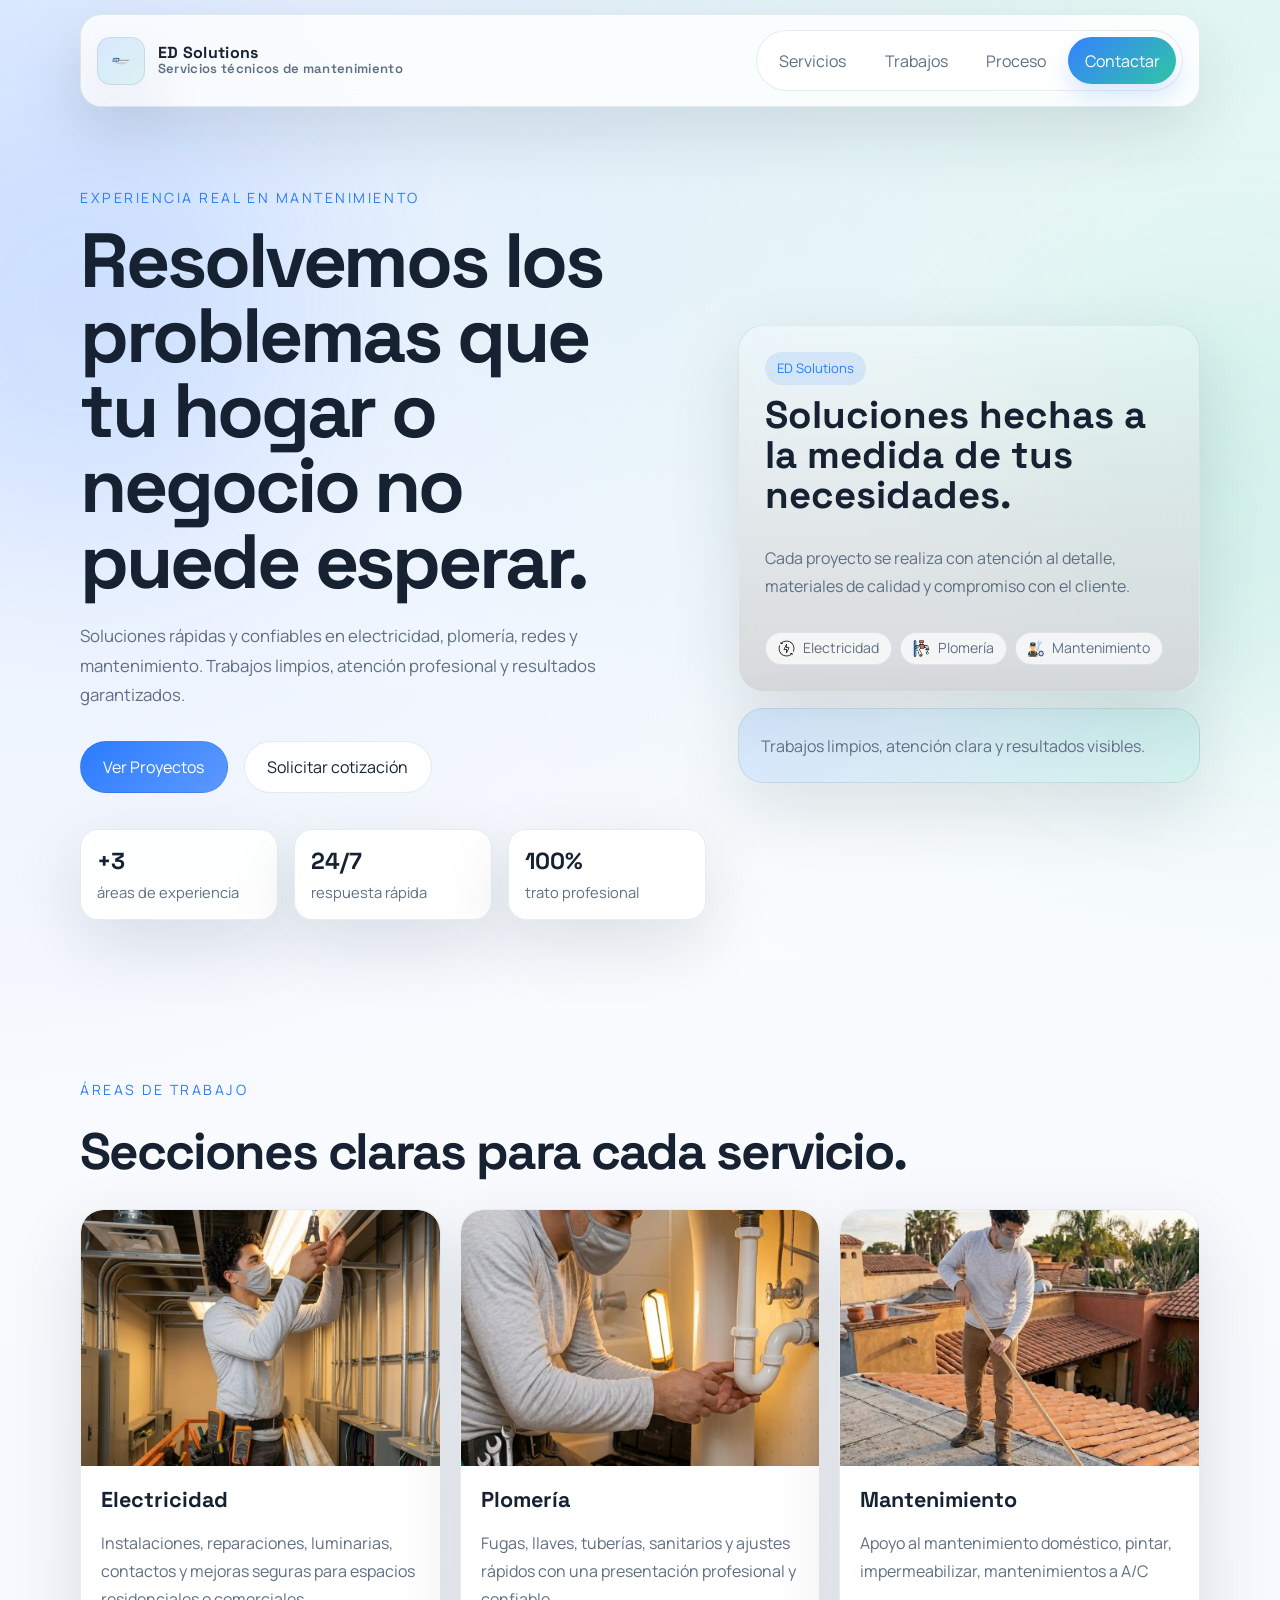
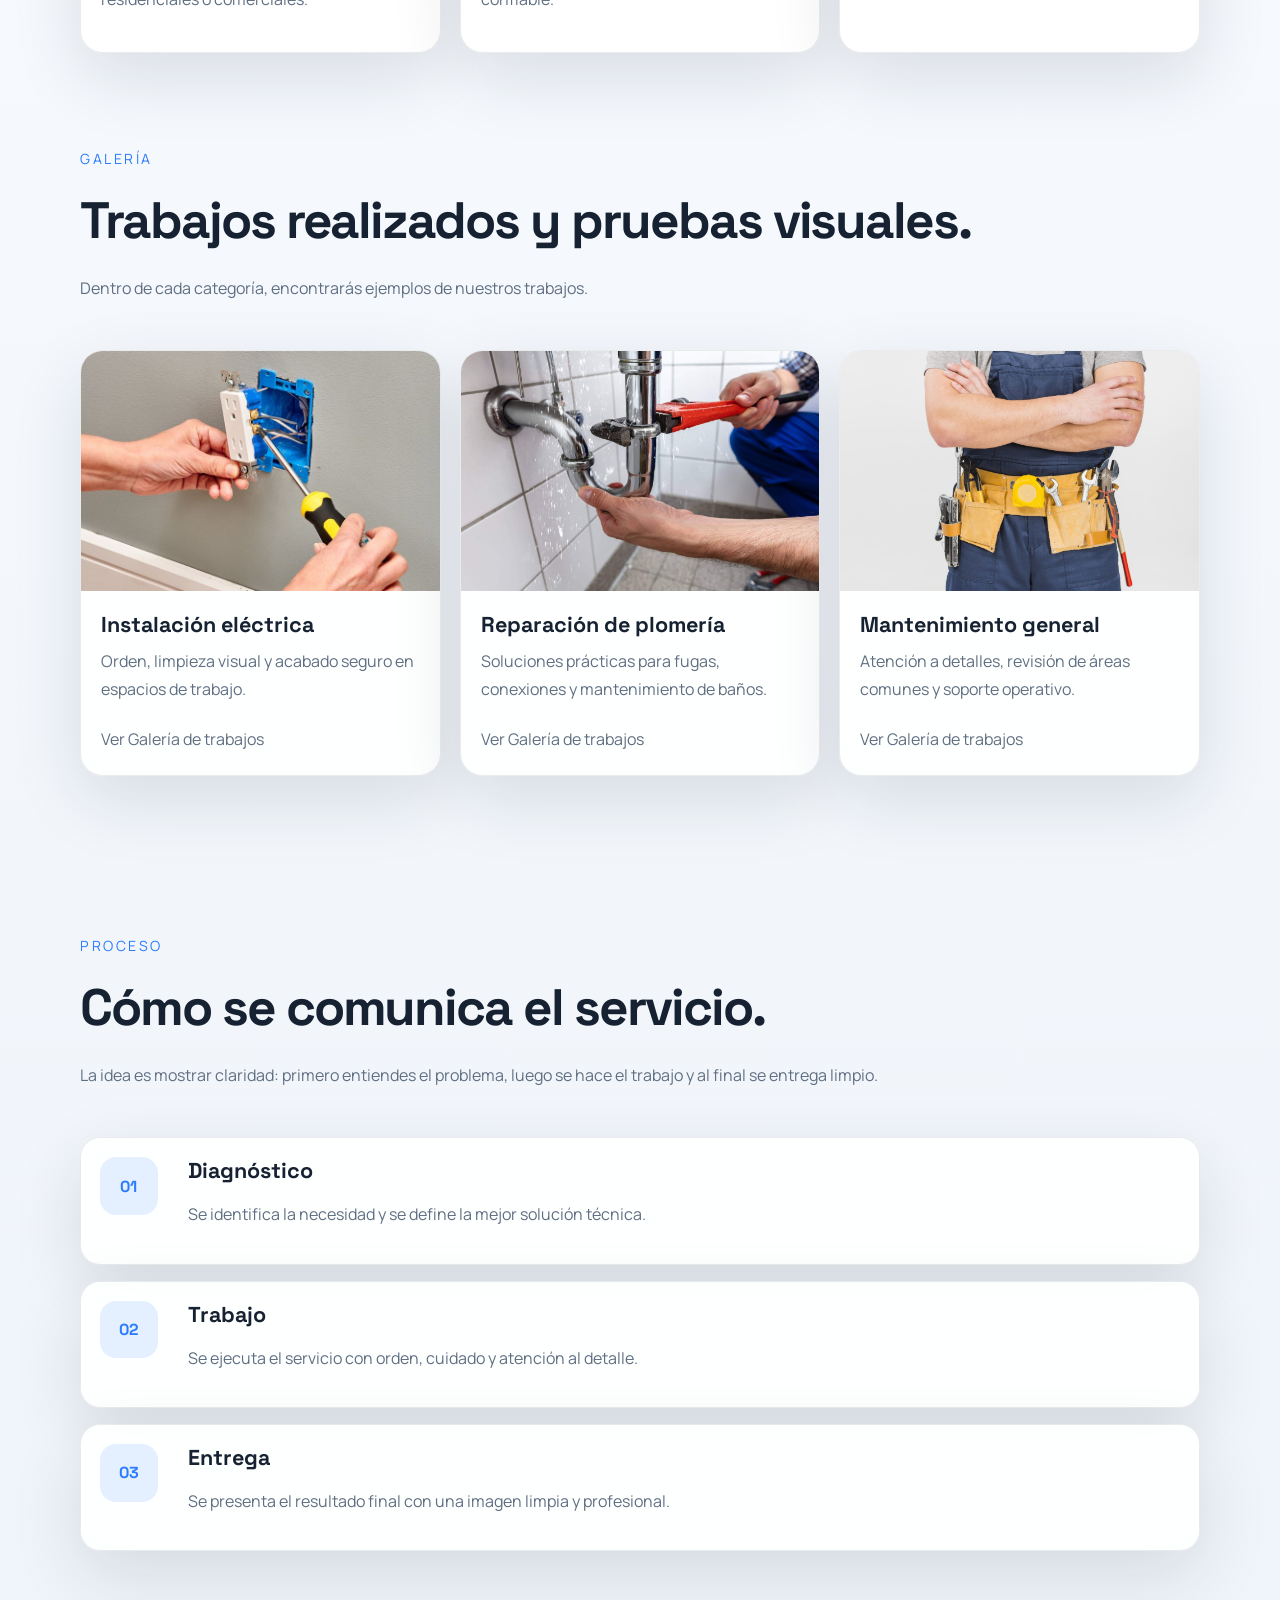
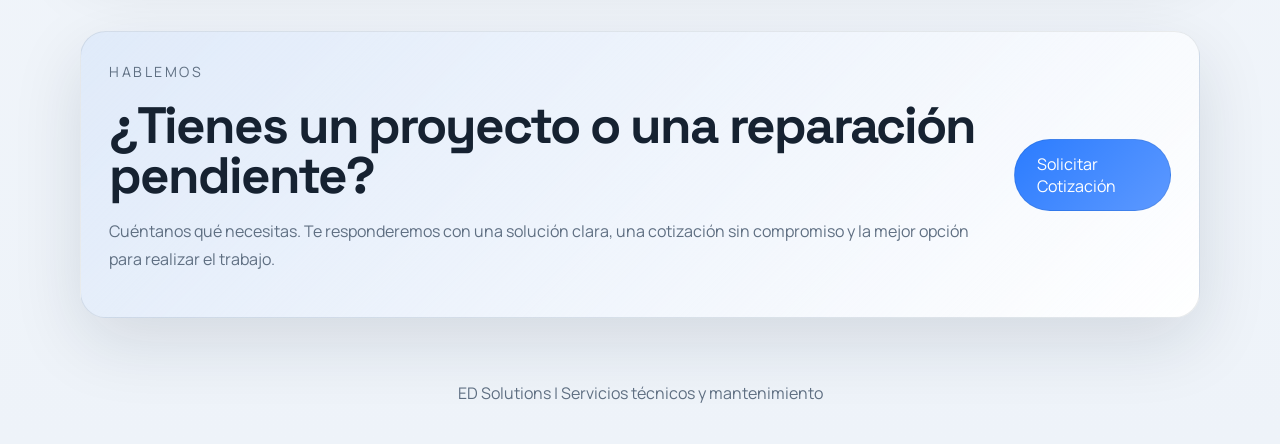
<file: index.html>
<!DOCTYPE html>
<html lang="es">
<head>
  <meta charset="UTF-8" />
  <meta name="viewport" content="width=device-width, initial-scale=1.0" />
  <meta name="description" content="Landing page para servicios profesionales en electricidad, plomería y mantenimiento." />
  <title>ED Solutions | Servicios Profesionales</title>
  <link rel="icon" type="image/png" href="/img/Brand.png" />
  <link rel="apple-touch-icon" href="/img/Brand.png" />
  <link rel="preconnect" href="https://fonts.googleapis.com" />
  <link rel="preconnect" href="https://fonts.gstatic.com" crossorigin />
  <link href="https://fonts.googleapis.com/css2?family=Manrope:wght@400;500;600;700;800&family=Space+Grotesk:wght@500;700&display=swap" rel="stylesheet" />
  <link rel="stylesheet" href="/css/style.css" />
</head>
<body>
  <div class="page-orb page-orb--left"></div>
  <div class="page-orb page-orb--right"></div>
  <div id="header-slot"></div>
  <main id="content">
    <div id="hero-slot"></div>
    <div id="services-slot"></div>
    <div id="portfolio-slot"></div>
    <div id="process-slot"></div>
    <div id="contact-slot"></div>
  </main>
  <div id="footer-slot"></div>

  <script src="/js/main.js"></script>
</body>
</html>
</file>
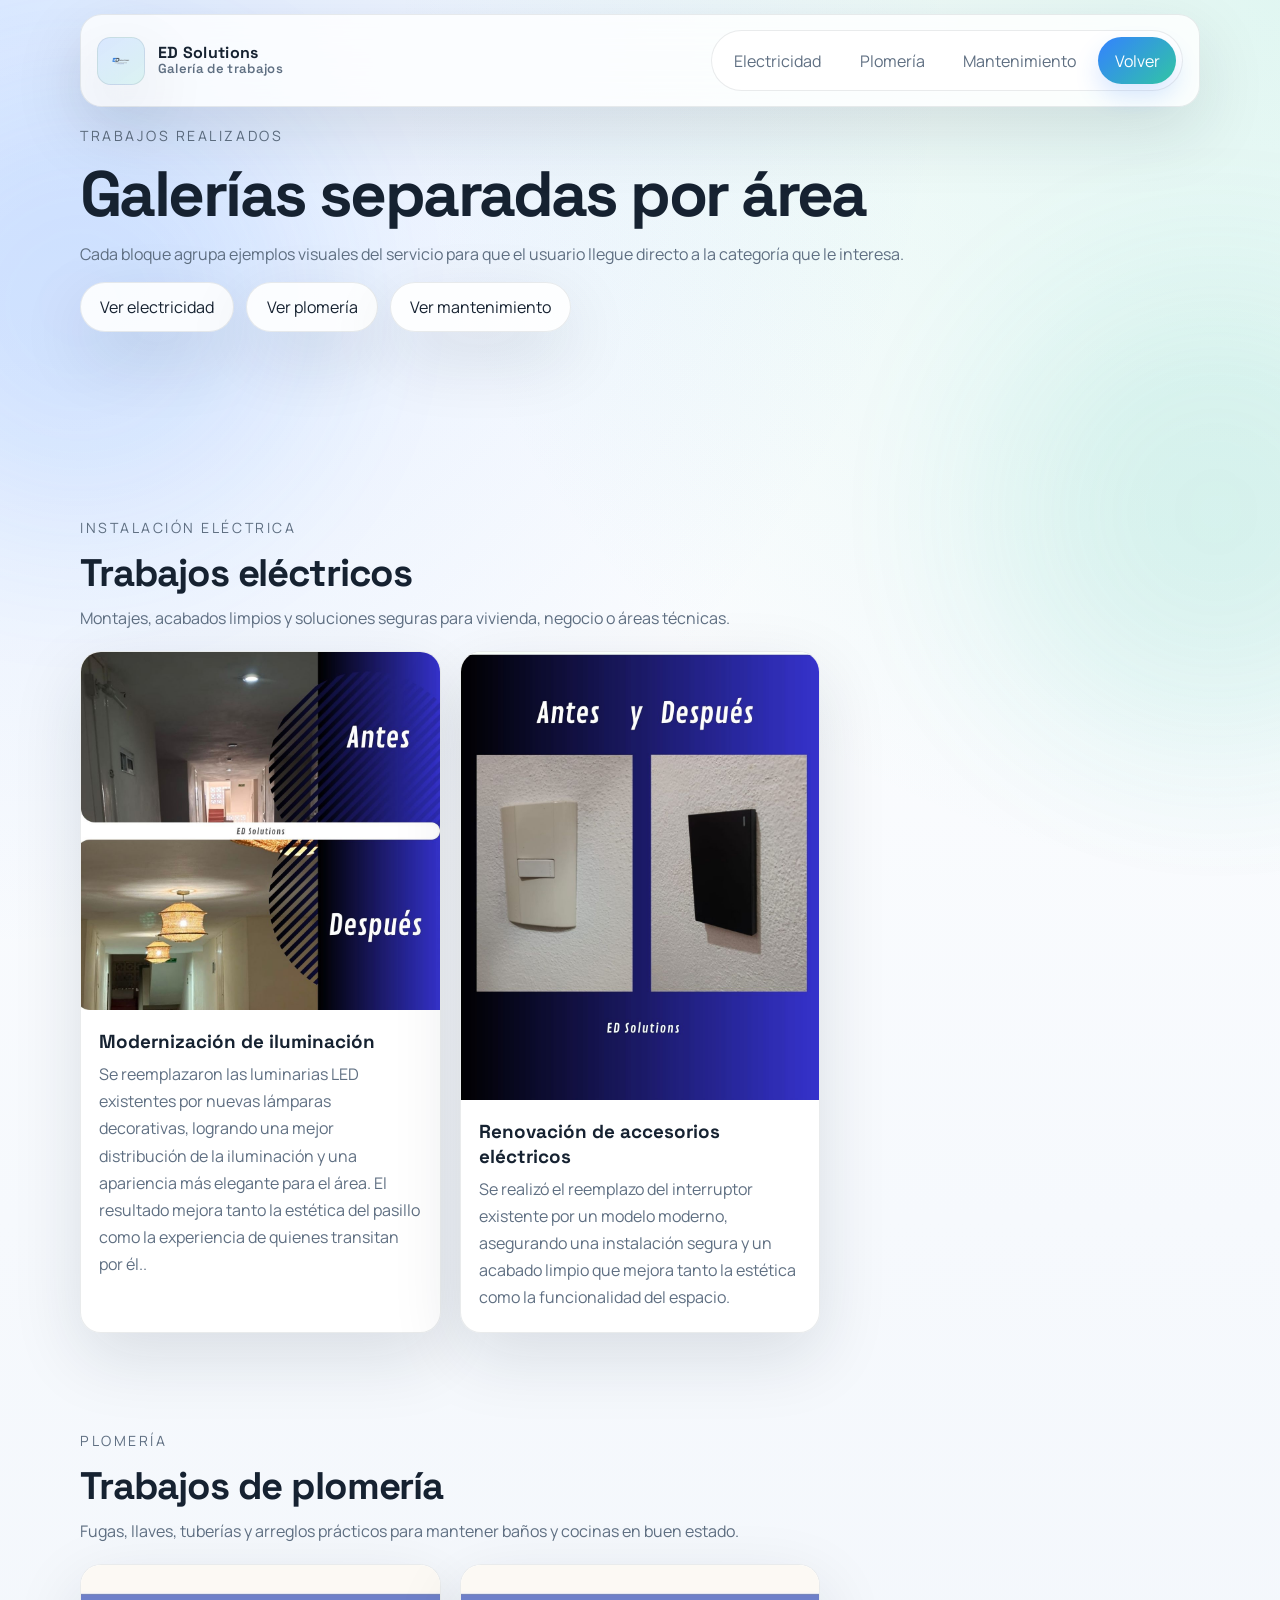
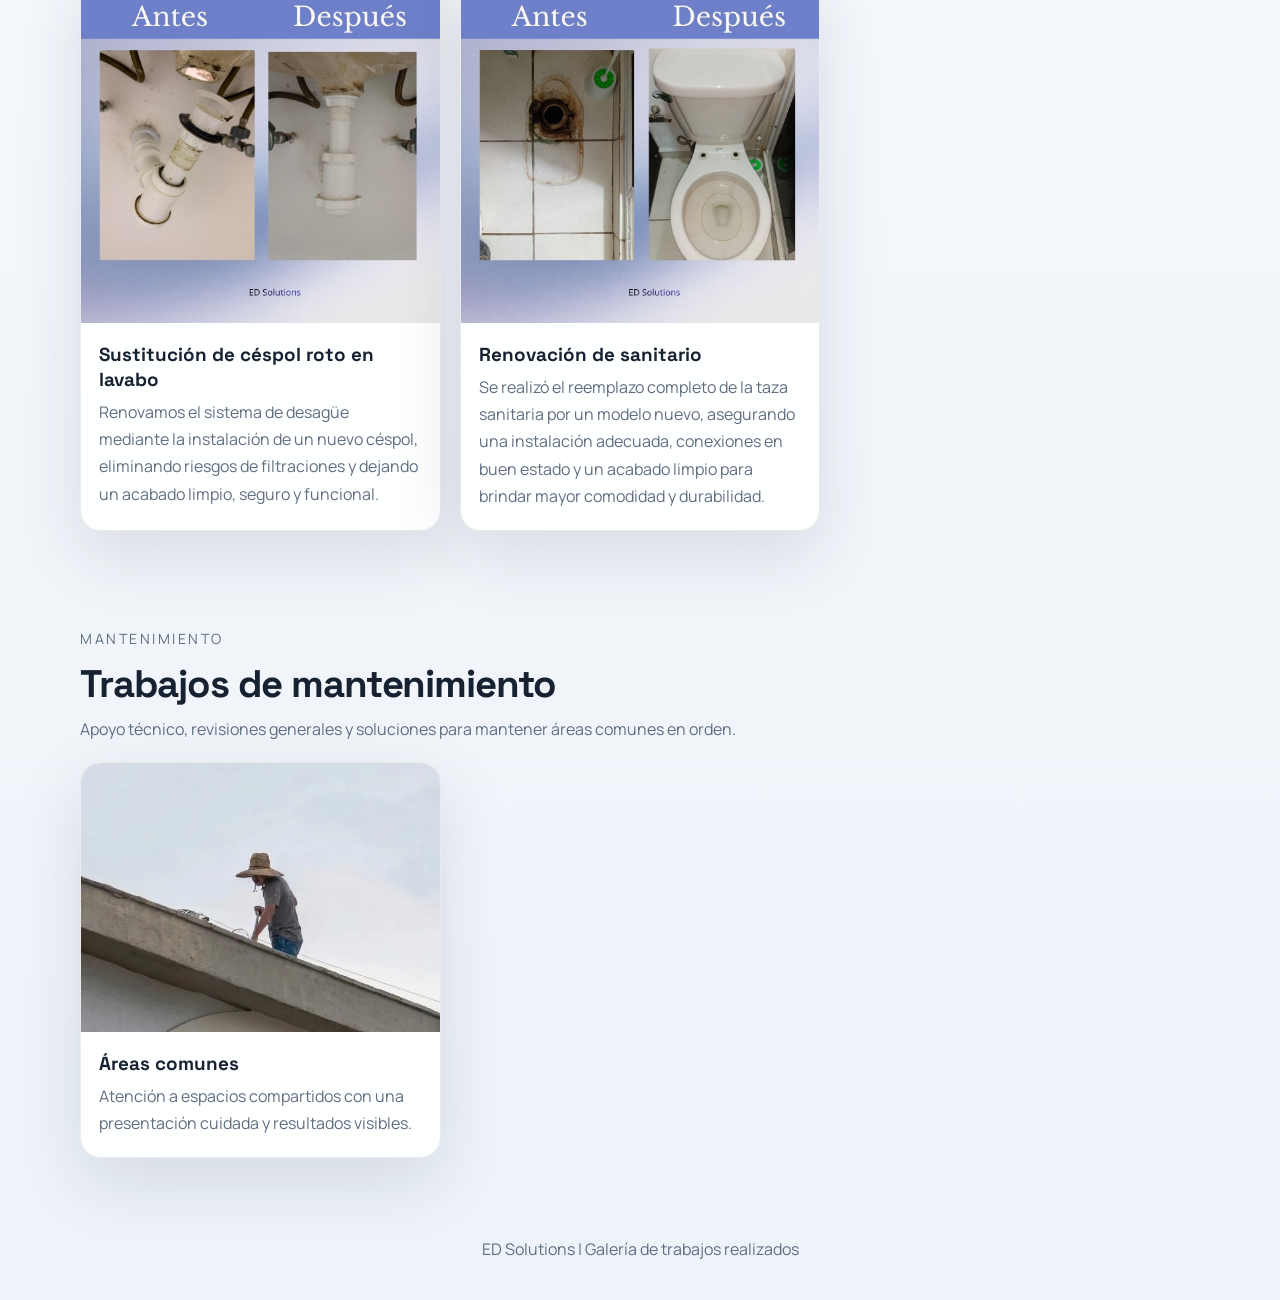
<file: html/galeria.html>
<!DOCTYPE html>
<html lang="es">
<head>
  <meta charset="UTF-8" />
  <meta name="viewport" content="width=device-width, initial-scale=1.0" />
  <meta name="description" content="Galería de trabajos realizados por área: electricidad, plomería y mantenimiento." />
  <title>ED Solutions | Servicios Profesionales</title>
  <link rel="icon" type="image/png" href="/img/Brand.png" />
  <link rel="apple-touch-icon" href="/img/Brand.png" />
  <link rel="preconnect" href="https://fonts.googleapis.com" />
  <link rel="preconnect" href="https://fonts.gstatic.com" crossorigin />
  <link href="https://fonts.googleapis.com/css2?family=Manrope:wght@400;500;600;700;800&family=Space+Grotesk:wght@500;700&display=swap" rel="stylesheet" />
  <link rel="stylesheet" href="../css/style.css" />
</head>
<body>
  <div class="page-orb page-orb--left"></div>
  <div class="page-orb page-orb--right"></div>

  <header class="topbar">
    <a class="brand" href="/index.html" aria-label="Volver al inicio de ED Solutions">
      <span class="brand__mark">
        <img src="/img/Brand.png" alt="Logo de ED Solutions" width="64" height="64" />
      </span>
      <span class="brand__text">
        <strong>ED Solutions</strong>
        <small>Galería de trabajos</small>
      </span>
    </a>

    <button class="nav-toggle" type="button" aria-expanded="false" aria-controls="primary-navigation">
      <span class="nav-toggle__icon" aria-hidden="true"></span>
      <span class="nav-toggle__label">Menú</span>
    </button>

    <nav id="primary-navigation" class="nav" aria-label="Secciones de la galería">
      <a href="#electricidad">Electricidad</a>
      <a href="#plomeria">Plomería</a>
      <a href="#mantenimiento">Mantenimiento</a>
      <a href="/index.html" class="nav__cta">Volver</a>
    </nav>
  </header>

  <main id="content">
    <section class="section section--tight">
      <div class="gallery-intro reveal">
        <p class="eyebrow">Trabajos realizados</p>
        <h1>Galerías separadas por área</h1>
        <p>Cada bloque agrupa ejemplos visuales del servicio para que el usuario llegue directo a la categoría que le interesa.</p>
        <div class="gallery-intro__actions">
          <a class="gallery-link" href="#electricidad">Ver electricidad</a>
          <a class="gallery-link" href="#plomeria">Ver plomería</a>
          <a class="gallery-link" href="#mantenimiento">Ver mantenimiento</a>
        </div>
      </div>
    </section>

    <section id="electricidad" class="section gallery-section">
      <div class="gallery-section__header reveal">
        <p class="eyebrow">Instalación eléctrica</p>
        <h2>Trabajos eléctricos</h2>
        <p>Montajes, acabados limpios y soluciones seguras para vivienda, negocio o áreas técnicas.</p>
      </div>

      <div class="gallery-grid">
        <article class="gallery-item gallery-item--full reveal">
          <img src="/img/test_apagador.jpg" alt="Instalación eléctrica moderna" loading="lazy" />
          <div class="gallery-item__body">
            <h3>Modernización de iluminación</h3>
            <p>Se reemplazaron las luminarias LED existentes por nuevas lámparas decorativas, logrando una mejor distribución de la iluminación y una apariencia más elegante para el área. El resultado mejora tanto la estética del pasillo como la experiencia de quienes transitan por él..</p>
          </div>
        </article>

        <article class="gallery-item gallery-item--full reveal">
          <img src="/img/teset.jpg" alt="Cableado eléctrico en proceso" loading="lazy" />
          <div class="gallery-item__body">
            <h3>Renovación de accesorios eléctricos</h3>
            <p>Se realizó el reemplazo del interruptor existente por un modelo moderno, asegurando una instalación segura y un acabado limpio que mejora tanto la estética como la funcionalidad del espacio.</p>
          </div>
        </article>

        <!-- <article class="gallery-item reveal">
          <img src="https://images.unsplash.com/photo-1545259741-2ea3ebf61fa3?auto=format&fit=crop&w=1200&q=80" alt="Revisión de instalación eléctrica" loading="lazy" />
          <div class="gallery-item__body">
            <h3>Revisión y ajuste</h3>
            <p>Verificación de conexiones y corrección de detalles para mejorar seguridad y desempeño.</p>
          </div>
        </article> -->
      </div>
    </section>

    <section id="plomeria" class="section gallery-section">
      <div class="gallery-section__header reveal">
        <p class="eyebrow">Plomería</p>
        <h2>Trabajos de plomería</h2>
        <p>Fugas, llaves, tuberías y arreglos prácticos para mantener baños y cocinas en buen estado.</p>
      </div>

      <div class="gallery-grid">
        <article class="gallery-item gallery-item--full reveal">
          <img src="/img/change_cespol.jpg" alt="Trabajo de plomería" loading="lazy" />
          <div class="gallery-item__body">
            <h3>Sustitución de céspol roto en lavabo</h3>
            <p>Renovamos el sistema de desagüe mediante la instalación de un nuevo céspol, eliminando riesgos de filtraciones y dejando un acabado limpio, seguro y funcional.</p>
          </div>
        </article>

        <article class="gallery-item gallery-item--full reveal">
          <img src="/img/change_taza.jpg" alt="Instalación de lavamanos" loading="lazy" />
          <div class="gallery-item__body">
            <h3>Renovación de sanitario</h3>
            <p>Se realizó el reemplazo completo de la taza sanitaria por un modelo nuevo, asegurando una instalación adecuada, conexiones en buen estado y un acabado limpio para brindar mayor comodidad y durabilidad.</p>
          </div>
        </article>

        <!-- <article class="gallery-item reveal">
          <img src="https://images.unsplash.com/photo-1558901357-ca41e6b218cc?auto=format&fit=crop&w=1200&q=80" alt="Mantenimiento de tuberías" loading="lazy" />
          <div class="gallery-item__body">
            <h3>Mantenimiento preventivo</h3>
            <p>Inspección de tuberías y conexiones para evitar fallas antes de que crezcan.</p>
          </div>
        </article> -->
      </div>
    </section>

    <section id="mantenimiento" class="section gallery-section">
      <div class="gallery-section__header reveal">
        <p class="eyebrow">Mantenimiento</p>
        <h2>Trabajos de mantenimiento</h2>
        <p>Apoyo técnico, revisiones generales y soluciones para mantener áreas comunes en orden.</p>
      </div>

      <div class="gallery-grid">
        <article class="gallery-item reveal">
          <img src="/img/Imper_dans.webp" alt="Mantenimiento en hotel" loading="lazy" width="660" height="996" />
          <div class="gallery-item__body">
            <h3>Áreas comunes</h3>
            <p>Atención a espacios compartidos con una presentación cuidada y resultados visibles.</p>
          </div>
        </article>

        <!-- <article class="gallery-item reveal">
          <img src="https://images.unsplash.com/photo-1523413453572-000a2f8cb5f9?auto=format&fit=crop&w=1200&q=80" alt="Mantenimiento preventivo de instalaciones" loading="lazy" />
          <div class="gallery-item__body">
            <h3>Revisión preventiva</h3>
            <p>Inspecciones programadas para reducir fallas y mejorar la continuidad operativa.</p>
          </div>
        </article> -->

        <!-- <article class="gallery-item reveal">
          <img src="https://images.unsplash.com/photo-1505693416388-ac5ce068fe85?auto=format&fit=crop&w=1200&q=80" alt="Ajuste de acabados y limpieza" loading="lazy" />
          <div class="gallery-item__body">
            <h3>Acabados y soporte</h3>
            <p>Pequeños ajustes y soporte técnico para que el espacio se mantenga funcional y limpio.</p>
          </div>
        </article> -->
      </div>
    </section>
  </main>

  <footer class="footer">
    <p>ED Solutions | Galería de trabajos realizados</p>
  </footer>

  <script src="../js/main.js"></script>
</body>
</html>
</file>
<file: css/style.css>
@import url("./base.css");
@import url("./animations.css");
@import url("./layout.css");
@import url("./header.css");
@import url("./hero.css");
@import url("./services.css");
@import url("./portfolio.css");
@import url("./gallery.css");
@import url("./process.css");
@import url("./contact.css");
@import url("./footer.css");
</file>
